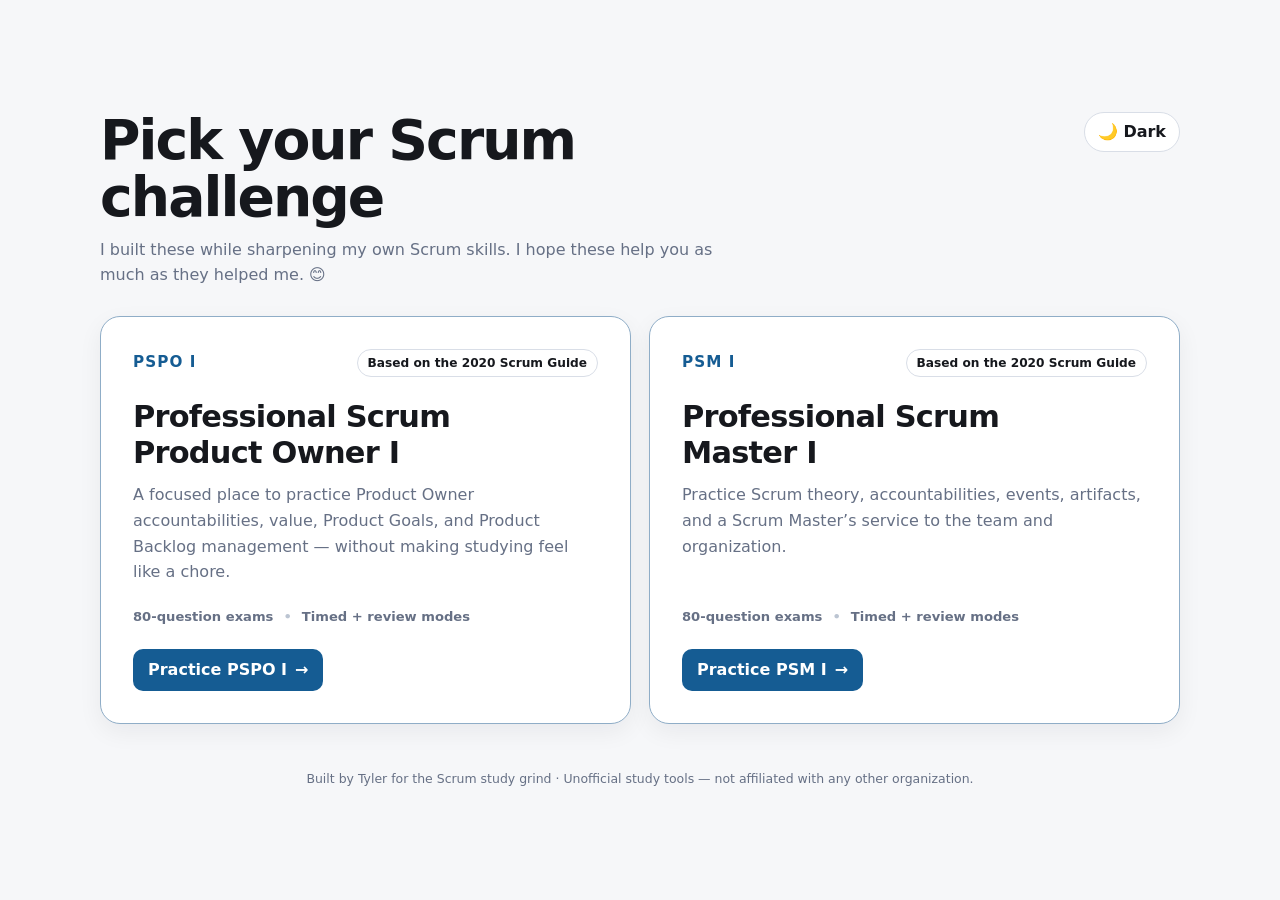
<file: index.html>
<!DOCTYPE html>
<html lang="en" data-theme="light">

<head>
  <meta charset="utf-8" />
  <meta name="viewport" content="width=device-width, initial-scale=1" />
  <meta name="description" content="Scrum certification practice tools built from my own Scrum and Product journey." />
  <title>Scrum Practice | Tyler Yates</title>
  <link rel="stylesheet" href="./css/styles.css" />
</head>

<body class="landing-body">
  <main class="shell landing-shell">
    <section class="landing-screen" aria-labelledby="landingTitle">
      <header class="landing-header">
        <div>
          <h1 id="landingTitle">Pick your Scrum challenge</h1>
          <p class="subtitle">I built these while sharpening my own Scrum skills. I hope these help you as much as they
            helped me. 😊
          </p>
        </div>
        <button id="themeToggleHome" class="theme-toggle" type="button" aria-label="Switch to dark mode">🌙
          Dark</button>
      </header>

      <div class="cert-grid" aria-label="Certification options">
        <a class="cert-card cert-card-active" href="./pspo.html">
          <div class="cert-card-topline">
            <span class="cert-code">PSPO I</span>
            <span class="cert-status">Based on the 2020 Scrum Guide</span>
          </div>
          <div class="cert-card-copy">
            <h2>Professional Scrum Product Owner I</h2>
            <p>A focused place to practice Product Owner accountabilities, value, Product Goals, and Product Backlog
              management — without making studying feel like a chore.</p>
          </div>
          <div class="cert-details" aria-label="PSPO I practice features">
            <span>80-question exams</span>
            <span>Timed + review modes</span>
          </div>
          <span class="cert-action">Practice PSPO I <span aria-hidden="true">→</span></span>
        </a>

        <a class="cert-card cert-card-active" href="./psm.html">
          <div class="cert-card-topline">
            <span class="cert-code">PSM I</span>
            <span class="cert-status">Based on the 2020 Scrum Guide</span>
          </div>
          <div class="cert-card-copy">
            <h2>Professional Scrum Master I</h2>
            <p>Practice Scrum theory, accountabilities, events, artifacts, and a Scrum Master’s service to the team and
              organization.</p>
          </div>
          <div class="cert-details" aria-label="PSM I practice features">
            <span>80-question exams</span>
            <span>Timed + review modes</span>
          </div>
          <span class="cert-action">Practice PSM I <span aria-hidden="true">→</span></span>
        </a>
      </div>

      <p class="site-disclaimer">Built by Tyler for the Scrum study grind · Unofficial study tools — not affiliated with
        any other organization.</p>
    </section>
  </main>

  <script src="./js/home.js" defer></script>
</body>

</html>
</file>
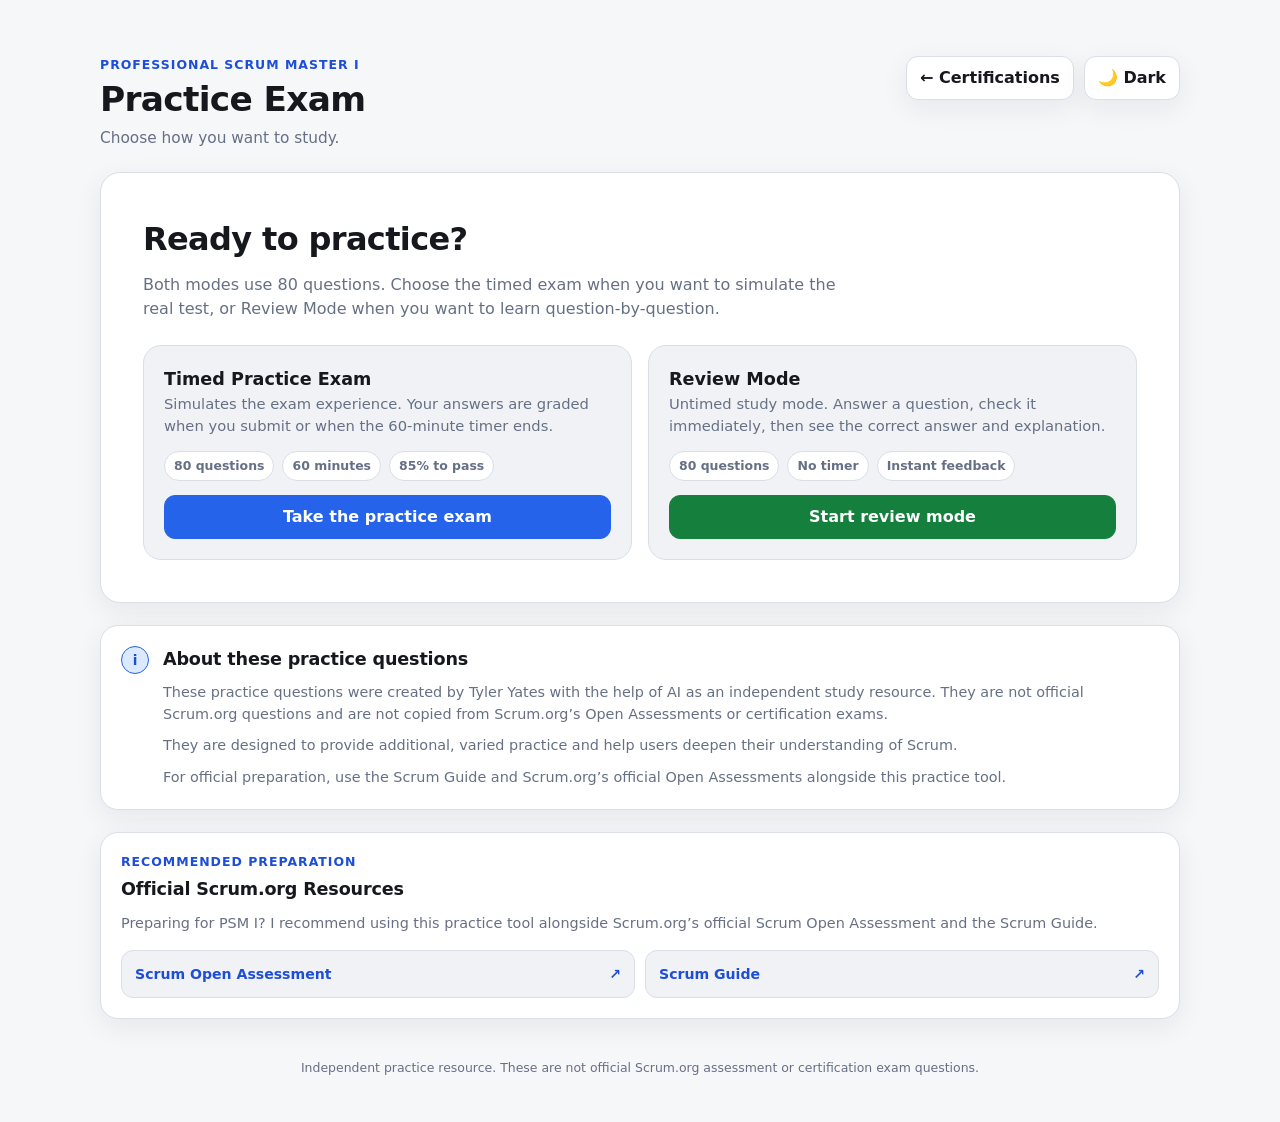
<file: psm.html>
<!DOCTYPE html>
<html lang="en">

<head>
  <meta charset="utf-8" />
  <meta name="viewport" content="width=device-width, initial-scale=1" />
  <title>PSM I Practice Exam</title>
  <link rel="stylesheet" href="./css/styles.css" />
</head>

<body data-certification-name="PSM I" data-question-source="./psm1/questions.json"
  data-practice-stats-key="psm-practice-stats">
  <main class="shell">
    <div id="loadError" class="load-error hidden" role="alert"></div>

    <section id="startScreen" class="start-screen">
      <header class="topbar">
        <div>
          <p class="eyebrow">Professional Scrum Master I</p>
          <h1>Practice Exam</h1>
          <p class="subtitle">Choose how you want to study.</p>
        </div>
        <div class="header-actions">
          <a class="theme-toggle nav-link" href="./index.html">← Certifications</a>
          <button id="themeToggleStart" class="theme-toggle" type="button" aria-label="Toggle dark mode">🌙 Dark</button>
        </div>
      </header>

      <article class="hero-card">
        <h2>Ready to practice?</h2>
        <p>Both modes use 80 questions. Choose the timed exam when you want to simulate the real test, or Review Mode
          when you want to learn question-by-question.</p>

        <div class="mode-grid">
          <article class="mode-card">
            <div>
              <h3>Timed Practice Exam</h3>
              <p>Simulates the exam experience. Your answers are graded when you submit or when the 60-minute timer
                ends.</p>
            </div>
            <div class="mode-meta">
              <span class="chip">80 questions</span>
              <span class="chip">60 minutes</span>
              <span class="chip">85% to pass</span>
            </div>
            <button id="startTimedBtn" class="btn btn-primary" type="button">Take the practice exam</button>
          </article>

          <article class="mode-card">
            <div>
              <h3>Review Mode</h3>
              <p>Untimed study mode. Answer a question, check it immediately, then see the correct answer and
                explanation.</p>
            </div>
            <div class="mode-meta">
              <span class="chip">80 questions</span>
              <span class="chip">No timer</span>
              <span class="chip">Instant feedback</span>
            </div>
            <button id="startReviewBtn" class="btn btn-success" type="button">Start review mode</button>
          </article>
        </div>
      </article>

      <section id="practiceStats" class="practice-stats hidden" aria-label="Your practice stats">
        <h2 class="practice-stats-title">Your practice stats</h2>
        <div class="practice-stats-grid">
          <div class="practice-stat">
            <span class="practice-stat-label">Last attempt</span>
            <span id="statLastAttempt" class="practice-stat-value"></span>
            <span id="statLastAttemptMeta" class="practice-stat-meta"></span>
          </div>
          <div class="practice-stat">
            <span class="practice-stat-label">Best score</span>
            <span id="statBestScore" class="practice-stat-value"></span>
            <span id="statBestScoreMeta" class="practice-stat-meta"></span>
          </div>
          <div class="practice-stat practice-stat-pass hidden" id="statFastestPassBlock">
            <span class="practice-stat-label">Fastest pass</span>
            <span id="statFastestPass" class="practice-stat-value"></span>
            <span id="statFastestPassMeta" class="practice-stat-meta"></span>
          </div>
        </div>
      </section>

      <aside class="practice-info" aria-labelledby="practiceInfoTitle">
        <div class="practice-info-icon" aria-hidden="true">i</div>
        <div>
          <h2 id="practiceInfoTitle">About these practice questions</h2>
          <p>These practice questions were created by Tyler Yates with the help of AI as an independent study resource.
            They are not official Scrum.org questions and are not copied from Scrum.org’s Open Assessments or
            certification exams.</p>
          <p>They are designed to provide additional, varied practice and help users deepen their understanding of
            Scrum.</p>
          <p>For official preparation, use the Scrum Guide and Scrum.org’s official Open Assessments alongside this
            practice tool.</p>
        </div>
      </aside>

      <section class="official-resources" aria-labelledby="officialResourcesTitle">
        <p class="eyebrow">Recommended preparation</p>
        <h2 id="officialResourcesTitle">Official Scrum.org Resources</h2>
        <p>Preparing for PSM I? I recommend using this practice tool alongside Scrum.org’s official Scrum Open
          Assessment and the Scrum Guide.</p>
        <div class="resource-links">
          <a class="resource-link" href="https://www.scrum.org/open-assessments/scrum-open" target="_blank"
            rel="noopener noreferrer">
            <span>Scrum Open Assessment</span><span aria-hidden="true">↗</span>
          </a>
          <a class="resource-link" href="https://www.scrum.org/resources/scrum-guide" target="_blank"
            rel="noopener noreferrer">
            <span>Scrum Guide</span><span aria-hidden="true">↗</span>
          </a>
        </div>
      </section>

      <p class="site-disclaimer">Independent practice resource. These are not official Scrum.org assessment or
        certification exam questions.</p>
    </section>

    <div id="disclaimerDialog" class="modal hidden" role="dialog" aria-modal="true"
      aria-labelledby="disclaimerTitle" aria-hidden="true">
      <div class="modal-overlay" data-dismiss="disclaimer"></div>
      <div class="modal-panel">
        <h2 id="disclaimerTitle" class="modal-title">Before you begin</h2>
        <p class="modal-text">These independently created practice questions are not copied from Scrum.org’s Open
          Assessments or certification exams, and they are not official Scrum.org questions.</p>
        <p class="modal-text">I hope they help! :)</p>
        <div class="modal-actions">
          <button id="disclaimerCancelBtn" class="btn" type="button">Cancel</button>
          <button id="disclaimerStartBtn" class="btn btn-primary" type="button">Start Exam</button>
        </div>
      </div>
    </div>

    <section id="examView" class="hidden" aria-hidden="true">
      <header class="exam-header">
        <div class="topbar">
          <div>
            <p class="eyebrow">Professional Scrum Master I</p>
            <h1 id="modeTitle">Practice Exam</h1>
            <p id="modeSubtitle" class="subtitle"></p>
          </div>
          <div class="header-actions">
            <button id="backToModesBtn" class="theme-toggle" type="button">← Back</button>
            <div id="timerCard" class="timer-card hidden" aria-live="polite" aria-atomic="true">
              ⏱ <span id="timer">60:00</span>
            </div>
            <button id="themeToggleExam" class="theme-toggle" type="button" aria-label="Toggle dark mode">🌙 Dark</button>
          </div>
        </div>

        <div class="progress-row" aria-live="polite">
          <span id="answeredSummary">0 answered</span>
          <div class="progress-track" role="progressbar" aria-valuemin="0" aria-valuemax="100" aria-valuenow="0"
            id="progressBar">
            <div id="progressFill" class="progress-fill"></div>
          </div>
          <span id="progressPct">0%</span>
        </div>

        <nav id="navigator" class="navigator" aria-label="Question navigator">
          <div class="navigator-head">
            <div class="navigator-head-main">
              <h2 class="navigator-title">Questions</h2>
              <span id="navigatorSummary" class="navigator-summary" aria-live="polite"></span>
            </div>
            <button id="navigatorToggle" class="navigator-toggle" type="button" aria-expanded="true"
              aria-controls="questionGrid">Hide questions</button>
            <div class="legend" id="navigatorLegend">
              <span class="legend-item"><span class="dot" aria-hidden="true"></span> Unanswered</span>
              <span class="legend-item"><span class="dot answered" aria-hidden="true"></span> Answered</span>
              <span class="legend-item"><span class="dot current" aria-hidden="true"></span> Current</span>
            </div>
          </div>
          <div id="questionGrid" class="question-grid"></div>
        </nav>
      </header>

      <article id="examCard" class="exam-card">
        <div class="question-panel">
          <div class="question-meta">
            <span id="questionCount" class="question-count"></span>
            <span id="questionType" class="question-type"></span>
          </div>
          <h2 id="questionText" class="question-text"></h2>
          <fieldset id="optionsFieldset" class="options-fieldset">
            <legend class="visually-hidden">Answer choices</legend>
            <div id="options" class="options"></div>
          </fieldset>
          <div id="reviewFeedback" class="review-feedback" aria-live="polite"></div>
        </div>

        <footer class="exam-footer">
          <div class="footer-group">
            <button id="prevBtn" class="btn" type="button">← Previous</button>
          </div>
          <div class="footer-group footer-actions">
            <button id="nextBtn" class="btn" type="button">Next →</button>
            <button id="checkBtn" class="btn btn-success hidden" type="button">Check answer</button>
            <button id="submitBtn" class="btn btn-primary hidden" type="button">Submit exam</button>
          </div>
        </footer>
      </article>

      <p id="helperText" class="helper"></p>
    </section>

    <section id="results" class="results" aria-live="polite"></section>
  </main>

  <script src="./js/app.js" defer></script>
</body>

</html>
</file>
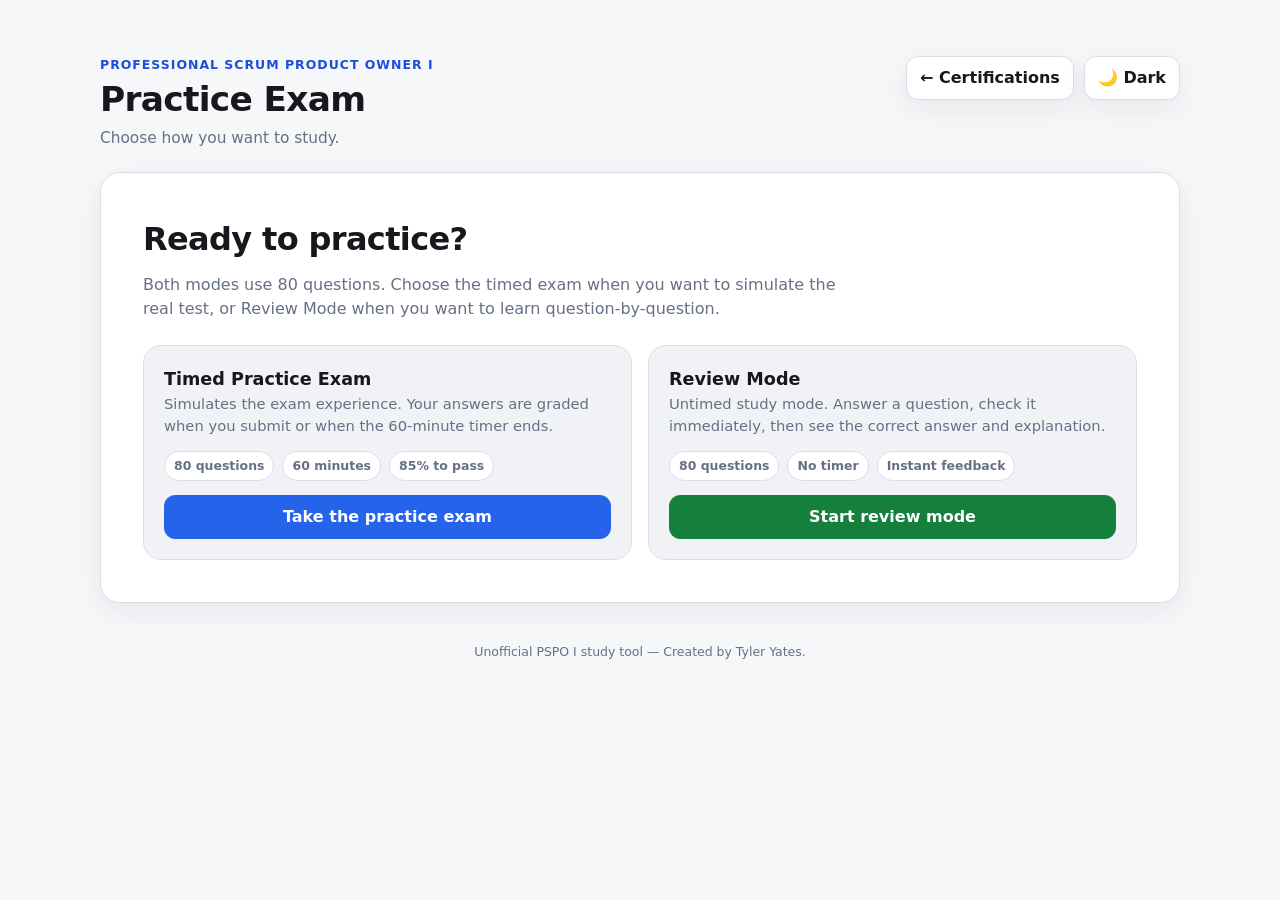
<file: pspo.html>
<!DOCTYPE html>
<html lang="en">

<head>
  <meta charset="utf-8" />
  <meta name="viewport" content="width=device-width, initial-scale=1" />
  <title>PSPO I Practice Exam</title>
  <link rel="stylesheet" href="./css/styles.css" />
</head>

<body>
  <main class="shell">
    <div id="loadError" class="load-error hidden" role="alert"></div>

    <section id="startScreen" class="start-screen">
      <header class="topbar">
        <div>
          <p class="eyebrow">Professional Scrum Product Owner I</p>
          <h1>Practice Exam</h1>
          <p class="subtitle">Choose how you want to study.</p>
        </div>
        <div class="header-actions">
          <a class="theme-toggle nav-link" href="./index.html">← Certifications</a>
          <button id="themeToggleStart" class="theme-toggle" type="button" aria-label="Toggle dark mode">🌙 Dark</button>
        </div>
      </header>

      <article class="hero-card">
        <h2>Ready to practice?</h2>
        <p>Both modes use 80 questions. Choose the timed exam when you want to simulate the real test, or Review Mode
          when you want to learn question-by-question.</p>

        <div class="mode-grid">
          <article class="mode-card">
            <div>
              <h3>Timed Practice Exam</h3>
              <p>Simulates the exam experience. Your answers are graded when you submit or when the 60-minute timer
                ends.</p>
            </div>
            <div class="mode-meta">
              <span class="chip">80 questions</span>
              <span class="chip">60 minutes</span>
              <span class="chip">85% to pass</span>
            </div>
            <button id="startTimedBtn" class="btn btn-primary" type="button">Take the practice exam</button>
          </article>

          <article class="mode-card">
            <div>
              <h3>Review Mode</h3>
              <p>Untimed study mode. Answer a question, check it immediately, then see the correct answer and
                explanation.</p>
            </div>
            <div class="mode-meta">
              <span class="chip">80 questions</span>
              <span class="chip">No timer</span>
              <span class="chip">Instant feedback</span>
            </div>
            <button id="startReviewBtn" class="btn btn-success" type="button">Start review mode</button>
          </article>
        </div>
      </article>

      <section id="practiceStats" class="practice-stats hidden" aria-label="Your practice stats">
        <h2 class="practice-stats-title">Your practice stats</h2>
        <div class="practice-stats-grid">
          <div class="practice-stat">
            <span class="practice-stat-label">Last attempt</span>
            <span id="statLastAttempt" class="practice-stat-value"></span>
            <span id="statLastAttemptMeta" class="practice-stat-meta"></span>
          </div>
          <div class="practice-stat">
            <span class="practice-stat-label">Best score</span>
            <span id="statBestScore" class="practice-stat-value"></span>
            <span id="statBestScoreMeta" class="practice-stat-meta"></span>
          </div>
          <div class="practice-stat practice-stat-pass hidden" id="statFastestPassBlock">
            <span class="practice-stat-label">Fastest pass</span>
            <span id="statFastestPass" class="practice-stat-value"></span>
            <span id="statFastestPassMeta" class="practice-stat-meta"></span>
          </div>
        </div>
      </section>

      <p class="site-disclaimer">Unofficial PSPO I study tool — Created by Tyler Yates.</p>
    </section>

    <div id="disclaimerDialog" class="modal hidden" role="dialog" aria-modal="true"
      aria-labelledby="disclaimerTitle" aria-hidden="true">
      <div class="modal-overlay" data-dismiss="disclaimer"></div>
      <div class="modal-panel">
        <h2 id="disclaimerTitle" class="modal-title">Before you begin</h2>
        <p class="modal-text">These practice questions are not official Scrum.org exam questions. They are
          independently collected, created, or adapted for study and are designed to help practice similar Scrum and
          Product Owner concepts.</p>
        <p class="modal-text">I hope they help! :)</p>
        <div class="modal-actions">
          <button id="disclaimerCancelBtn" class="btn" type="button">Cancel</button>
          <button id="disclaimerStartBtn" class="btn btn-primary" type="button">Start Exam</button>
        </div>
      </div>
    </div>

    <section id="examView" class="hidden" aria-hidden="true">
      <header class="exam-header">
        <div class="topbar">
          <div>
            <p class="eyebrow">Professional Scrum Product Owner I</p>
            <h1 id="modeTitle">Practice Exam</h1>
            <p id="modeSubtitle" class="subtitle"></p>
          </div>
          <div class="header-actions">
            <button id="backToModesBtn" class="theme-toggle" type="button">← Back</button>
            <div id="timerCard" class="timer-card hidden" aria-live="polite" aria-atomic="true">
              ⏱ <span id="timer">60:00</span>
            </div>
            <button id="themeToggleExam" class="theme-toggle" type="button" aria-label="Toggle dark mode">🌙 Dark</button>
          </div>
        </div>

        <div class="progress-row" aria-live="polite">
          <span id="answeredSummary">0 answered</span>
          <div class="progress-track" role="progressbar" aria-valuemin="0" aria-valuemax="100" aria-valuenow="0"
            id="progressBar">
            <div id="progressFill" class="progress-fill"></div>
          </div>
          <span id="progressPct">0%</span>
        </div>

        <nav id="navigator" class="navigator" aria-label="Question navigator">
          <div class="navigator-head">
            <div class="navigator-head-main">
              <h2 class="navigator-title">Questions</h2>
              <span id="navigatorSummary" class="navigator-summary" aria-live="polite"></span>
            </div>
            <button id="navigatorToggle" class="navigator-toggle" type="button" aria-expanded="true"
              aria-controls="questionGrid">Hide questions</button>
            <div class="legend" id="navigatorLegend">
              <span class="legend-item"><span class="dot" aria-hidden="true"></span> Unanswered</span>
              <span class="legend-item"><span class="dot answered" aria-hidden="true"></span> Answered</span>
              <span class="legend-item"><span class="dot current" aria-hidden="true"></span> Current</span>
            </div>
          </div>
          <div id="questionGrid" class="question-grid"></div>
        </nav>
      </header>

      <article id="examCard" class="exam-card">
        <div class="question-panel">
          <div class="question-meta">
            <span id="questionCount" class="question-count"></span>
            <span id="questionType" class="question-type"></span>
          </div>
          <h2 id="questionText" class="question-text"></h2>
          <fieldset id="optionsFieldset" class="options-fieldset">
            <legend class="visually-hidden">Answer choices</legend>
            <div id="options" class="options"></div>
          </fieldset>
          <div id="reviewFeedback" class="review-feedback" aria-live="polite"></div>
        </div>

        <footer class="exam-footer">
          <div class="footer-group">
            <button id="prevBtn" class="btn" type="button">← Previous</button>
          </div>
          <div class="footer-group footer-actions">
            <button id="nextBtn" class="btn" type="button">Next →</button>
            <button id="checkBtn" class="btn btn-success hidden" type="button">Check answer</button>
            <button id="submitBtn" class="btn btn-primary hidden" type="button">Submit exam</button>
          </div>
        </footer>
      </article>

      <p id="helperText" class="helper"></p>
    </section>

    <section id="results" class="results" aria-live="polite"></section>
  </main>

  <script src="./js/app.js" defer></script>
</body>

</html>
</file>
<file: css/styles.css>
/* ==========================================================================
   1. Theme Variables
   ========================================================================== */

:root {
  color-scheme: light;
  --bg: #f6f7f9;
  --surface: #fff;
  --surface-2: #f0f2f5;
  --surface-3: #e7ebf0;
  --text: #16181d;
  --muted: #667085;
  --border: #d9dee7;
  --border-strong: #bcc5d2;
  --accent: #2563eb;
  --accent-soft: #dbeafe;
  --accent-text: #1d4ed8;
  --success: #15803d;
  --success-soft: #dcfce7;
  --danger: #b42318;
  --danger-soft: #fee4e2;
  --warning: #9a6700;
  --warning-soft: #fff7d6;
  --shadow: 0 8px 28px rgba(16, 24, 40, .07);
  --focus-ring: 0 0 0 3px color-mix(in srgb, var(--accent) 35%, transparent);
}

html[data-theme="dark"] {
  color-scheme: dark;
  --bg: #0d1117;
  --surface: #161b22;
  --surface-2: #1f2630;
  --surface-3: #28313d;
  --text: #f4f7fb;
  --muted: #a8b3c2;
  --border: #303a46;
  --border-strong: #445161;
  --accent: #60a5fa;
  --accent-soft: #12243a;
  --accent-text: #93c5fd;
  --success: #4ade80;
  --success-soft: #11301f;
  --danger: #f97066;
  --danger-soft: #3a1717;
  --warning: #facc15;
  --warning-soft: #332b0f;
  --shadow: 0 10px 34px rgba(0, 0, 0, .28);
}

/* ==========================================================================
   2. Reset / Base
   ========================================================================== */

*,
*::before,
*::after {
  box-sizing: border-box;
}

body {
  margin: 0;
  background: var(--bg);
  color: var(--text);
  font-family: Inter, ui-sans-serif, system-ui, -apple-system, BlinkMacSystemFont, "Segoe UI", Roboto, Arial, sans-serif;
  line-height: 1.5;
}

button,
input {
  font: inherit;
}

button {
  -webkit-tap-highlight-color: transparent;
}

button:focus-visible,
input:focus-visible {
  outline: 2px solid var(--accent);
  outline-offset: 2px;
}

/* ==========================================================================
   3. Layout
   ========================================================================== */

.shell {
  width: min(1080px, calc(100% - 28px));
  margin: 0 auto;
  padding: 28px 0 44px;
}

.topbar {
  display: flex;
  gap: 16px;
  justify-content: space-between;
  align-items: flex-start;
  flex-wrap: wrap;
}

.header-actions {
  display: flex;
  align-items: center;
  gap: 10px;
  flex-wrap: wrap;
}

.exam-header {
  display: grid;
  gap: 14px;
  margin-bottom: 14px;
}

/* ==========================================================================
   4. Header
   ========================================================================== */

.eyebrow {
  margin: 0 0 5px;
  font-size: .78rem;
  font-weight: 800;
  letter-spacing: .08em;
  text-transform: uppercase;
  color: var(--accent-text);
}

h1 {
  margin: 0;
  font-size: clamp(1.45rem, 3vw, 2.15rem);
  line-height: 1.15;
  letter-spacing: -.02em;
}

.subtitle {
  margin: 8px 0 0;
  color: var(--muted);
  font-size: .96rem;
}

.theme-toggle,
.timer-card {
  min-height: 44px;
  padding: 0 13px;
  border: 1px solid var(--border);
  border-radius: 12px;
  background: var(--surface);
  color: var(--text);
  box-shadow: var(--shadow);
  font-weight: 800;
}

.theme-toggle {
  cursor: pointer;
}

.theme-toggle:hover {
  border-color: var(--border-strong);
}

.theme-toggle:focus-visible {
  box-shadow: var(--focus-ring);
}

.nav-link {
  display: inline-flex;
  align-items: center;
  text-decoration: none;
}

.timer-card {
  display: inline-flex;
  align-items: center;
  gap: 8px;
  font-variant-numeric: tabular-nums;
}

/* ==========================================================================
   5. Buttons
   ========================================================================== */

.btn {
  min-height: 44px;
  padding: 0 15px;
  border-radius: 11px;
  border: 1px solid var(--border);
  background: var(--surface);
  color: var(--text);
  cursor: pointer;
  font-weight: 800;
}

.btn:hover:not(:disabled) {
  border-color: var(--border-strong);
}

.btn:focus-visible {
  box-shadow: var(--focus-ring);
}

.btn:disabled {
  opacity: .45;
  cursor: not-allowed;
}

.btn-primary {
  background: var(--accent);
  color: #fff;
  border-color: var(--accent);
}

.btn-success {
  background: var(--success);
  color: #fff;
  border-color: var(--success);
}

.chip {
  display: inline-flex;
  align-items: center;
  min-height: 30px;
  padding: 0 9px;
  border-radius: 999px;
  background: var(--surface);
  border: 1px solid var(--border);
  font-size: .78rem;
  font-weight: 800;
  color: var(--muted);
}

/* ==========================================================================
   5b. Certification Landing Page
   Clean, simple, portfolio-inspired
   ========================================================================== */

.landing-body {
  min-height: 100vh;
  background: var(--bg);
}

/* Slightly deeper blue on the landing page to match the portfolio feel. */
.landing-body {
  --accent: #155c93;
  --accent-text: #155c93;
  --accent-soft: #e8f2f9;
}

html[data-theme="dark"] .landing-body {
  --accent: #69b4e7;
  --accent-text: #8bc8ef;
  --accent-soft: #132a3d;
}

.landing-shell {
  min-height: 100vh;
  display: grid;
  align-items: center;
  padding-top: 44px;
  padding-bottom: 44px;
}

.landing-screen {
  display: grid;
  gap: 28px;
  width: 100%;
}

.landing-header {
  display: flex;
  align-items: flex-start;
  justify-content: space-between;
  gap: 20px;
  flex-wrap: wrap;
}

.landing-header > div {
  max-width: 760px;
}

.landing-header .eyebrow {
  margin-bottom: 8px;
  text-transform: none;
  letter-spacing: .02em;
  font-size: .82rem;
}

.landing-header h1 {
  max-width: 700px;
  font-size: clamp(2.1rem, 5vw, 3.45rem);
  line-height: 1.04;
  letter-spacing: -.035em;
}

.landing-header .subtitle {
  max-width: 660px;
  margin-top: 10px;
  font-size: 1rem;
  line-height: 1.6;
}

.landing-header .theme-toggle {
  min-height: 40px;
  border-radius: 999px;
  box-shadow: none;
}

.cert-grid {
  display: grid;
  grid-template-columns: repeat(2, minmax(0, 1fr));
  gap: 18px;
}

.cert-card {
  min-height: 330px;
  padding: clamp(24px, 4vw, 32px);
  border: 1px solid var(--border);
  border-radius: 20px;
  background: var(--surface);
  box-shadow: 0 8px 24px rgba(16, 24, 40, .06);
  color: var(--text);
  display: grid;
  grid-template-rows: auto 1fr auto auto;
  gap: 22px;
  text-decoration: none;
}

html[data-theme="dark"] .cert-card {
  box-shadow: 0 10px 28px rgba(0, 0, 0, .22);
}

.cert-card-active {
  border-color: color-mix(in srgb, var(--accent) 38%, var(--border));
  transition: transform .18s ease, border-color .18s ease, box-shadow .18s ease;
}

.cert-card-active:hover {
  transform: translateY(-3px);
  border-color: var(--accent);
  box-shadow: 0 14px 32px color-mix(in srgb, var(--accent) 10%, transparent);
}

.cert-card-active:focus-visible {
  outline: 2px solid var(--accent);
  outline-offset: 4px;
}

.cert-card-disabled {
  background: var(--surface-2);
  color: var(--muted);
  box-shadow: none;
}

.cert-card-topline,
.cert-details {
  display: flex;
  align-items: center;
  justify-content: space-between;
  gap: 10px;
  flex-wrap: wrap;
}

.cert-code {
  font-size: .95rem;
  font-weight: 900;
  letter-spacing: .07em;
  color: var(--accent-text);
}

.cert-card-disabled .cert-code {
  color: var(--muted);
}

.cert-status {
  display: inline-flex;
  align-items: center;
  min-height: 28px;
  padding: 0 10px;
  border: 1px solid var(--border);
  border-radius: 999px;
  font-size: .76rem;
  font-weight: 800;
}

.cert-status-ready {
  border-color: color-mix(in srgb, var(--success) 35%, var(--border));
  background: var(--success-soft);
  color: var(--success);
}

.cert-status-building {
  background: var(--surface);
  color: var(--muted);
}

.cert-card-copy h2 {
  margin: 0;
  max-width: 440px;
  font-size: clamp(1.4rem, 3vw, 1.9rem);
  line-height: 1.18;
  letter-spacing: -.025em;
}

.cert-card-copy p {
  margin: 12px 0 0;
  max-width: 540px;
  color: var(--muted);
  line-height: 1.6;
}

.cert-details {
  justify-content: flex-start;
  color: var(--muted);
  font-size: .82rem;
  font-weight: 700;
}

.cert-details span + span::before {
  content: "•";
  margin-right: 10px;
  color: var(--border-strong);
}

.cert-action {
  width: fit-content;
  min-height: 42px;
  padding: 0 15px;
  border-radius: 10px;
  display: inline-flex;
  align-items: center;
  gap: 8px;
  background: var(--accent);
  color: #fff;
  font-weight: 800;
}

.cert-action-disabled {
  border: 1px solid var(--border);
  background: var(--surface);
  color: var(--muted);
}

/* ==========================================================================
   6. Start Screen
   ========================================================================== */

.start-screen {
  display: grid;
  gap: 22px;
  margin-top: 28px;
}

.hero-card {
  border: 1px solid var(--border);
  border-radius: 20px;
  background: var(--surface);
  box-shadow: var(--shadow);
  padding: clamp(24px, 5vw, 42px);
}

.hero-card h2 {
  margin: 0;
  font-size: clamp(1.35rem, 3vw, 2rem);
  letter-spacing: -.02em;
}

.hero-card p {
  margin: 10px 0 0;
  color: var(--muted);
  max-width: 720px;
}

.mode-grid {
  display: grid;
  grid-template-columns: repeat(2, minmax(0, 1fr));
  gap: 16px;
  margin-top: 24px;
}

.mode-card {
  border: 1px solid var(--border);
  border-radius: 18px;
  background: var(--surface-2);
  padding: 20px;
  display: grid;
  gap: 14px;
}

.mode-card h3 {
  margin: 0;
  font-size: 1.1rem;
}

.mode-card p {
  margin: 0;
  color: var(--muted);
  font-size: .92rem;
}

.mode-meta {
  display: flex;
  gap: 8px;
  flex-wrap: wrap;
}

.load-error {
  margin-bottom: 16px;
  padding: 16px 18px;
  border: 1px solid var(--danger);
  border-radius: 14px;
  background: var(--danger-soft);
  color: var(--text);
}

.site-disclaimer {
  margin: 18px 2px 0;
  color: var(--muted);
  font-size: .78rem;
  text-align: center;
}

.practice-info,
.official-resources {
  border: 1px solid var(--border);
  border-radius: 18px;
  background: var(--surface);
  box-shadow: var(--shadow);
}

.practice-info {
  display: grid;
  grid-template-columns: auto 1fr;
  gap: 14px;
  padding: 20px;
}

.practice-info-icon {
  display: grid;
  place-items: center;
  width: 28px;
  height: 28px;
  border: 1px solid var(--accent);
  border-radius: 50%;
  background: var(--accent-soft);
  color: var(--accent-text);
  font-size: .85rem;
  font-weight: 900;
}

.practice-info h2,
.official-resources h2 {
  margin: 0;
  font-size: 1.1rem;
  letter-spacing: -.01em;
}

.practice-info p,
.official-resources > p:not(.eyebrow) {
  margin: 10px 0 0;
  color: var(--muted);
  font-size: .9rem;
}

.official-resources {
  padding: 20px;
}

.official-resources .eyebrow {
  margin-bottom: 5px;
}

.resource-links {
  display: grid;
  grid-template-columns: repeat(2, minmax(0, 1fr));
  gap: 10px;
  margin-top: 16px;
}

.resource-link {
  display: flex;
  align-items: center;
  justify-content: space-between;
  gap: 12px;
  min-height: 48px;
  padding: 11px 13px;
  border: 1px solid var(--border);
  border-radius: 12px;
  background: var(--surface-2);
  color: var(--accent-text);
  font-size: .88rem;
  font-weight: 800;
  text-decoration: none;
  transition: border-color .15s ease, transform .15s ease, background .15s ease;
}

.resource-link:hover {
  border-color: var(--accent);
  background: var(--accent-soft);
  transform: translateY(-1px);
}

.resource-link:focus-visible {
  box-shadow: var(--focus-ring);
}

.practice-stats {
  border: 1px solid var(--border);
  border-radius: 16px;
  background: var(--surface);
  box-shadow: var(--shadow);
  padding: 18px 20px;
}

.practice-stats-title {
  margin: 0 0 14px;
  font-size: .78rem;
  font-weight: 800;
  letter-spacing: .08em;
  text-transform: uppercase;
  color: var(--muted);
}

.practice-stats-grid {
  display: grid;
  grid-template-columns: repeat(3, minmax(0, 1fr));
  gap: 14px;
}

.practice-stat {
  display: grid;
  gap: 2px;
}

.practice-stat-label {
  font-size: .78rem;
  font-weight: 800;
  color: var(--muted);
}

.practice-stat-value {
  font-size: 1.05rem;
  font-weight: 800;
  color: var(--text);
  font-variant-numeric: tabular-nums;
}

.practice-stat-meta {
  font-size: .78rem;
  color: var(--muted);
}

.practice-stat-meta.pass {
  color: var(--success);
}

.practice-stat-meta.fail {
  color: var(--danger);
}

/* ==========================================================================
   6b. Disclaimer Modal
   ========================================================================== */

.modal {
  position: fixed;
  inset: 0;
  z-index: 100;
  display: grid;
  place-items: center;
  padding: 20px;
}

.modal-overlay {
  position: absolute;
  inset: 0;
  background: rgba(16, 24, 40, .45);
}

html[data-theme="dark"] .modal-overlay {
  background: rgba(0, 0, 0, .62);
}

.modal-panel {
  position: relative;
  width: min(100%, 480px);
  padding: 24px;
  border: 1px solid var(--border);
  border-radius: 18px;
  background: var(--surface);
  box-shadow: var(--shadow);
}

.modal-title {
  margin: 0;
  font-size: 1.25rem;
  letter-spacing: -.02em;
}

.modal-text {
  margin: 12px 0 0;
  color: var(--muted);
  font-size: .94rem;
}

.modal-actions {
  display: flex;
  justify-content: flex-end;
  gap: 10px;
  margin-top: 20px;
  flex-wrap: wrap;
}

/* ==========================================================================
   7. Exam Progress
   ========================================================================== */

.progress-row {
  display: grid;
  grid-template-columns: auto 1fr auto;
  align-items: center;
  gap: 12px;
  color: var(--muted);
  font-size: .9rem;
}

.progress-track {
  height: 8px;
  overflow: hidden;
  border-radius: 999px;
  background: var(--surface-3);
}

.progress-fill {
  width: 0;
  height: 100%;
  border-radius: inherit;
  background: var(--accent);
  transition: width .2s ease;
}

/* ==========================================================================
   8. Question Navigator
   ========================================================================== */

.navigator {
  border: 1px solid var(--border);
  border-radius: 14px;
  background: var(--surface);
  box-shadow: var(--shadow);
  padding: 10px 12px;
}

.navigator-head {
  display: flex;
  align-items: center;
  justify-content: space-between;
  gap: 8px;
  margin-bottom: 8px;
  flex-wrap: wrap;
}

.navigator-head-main {
  display: flex;
  align-items: baseline;
  gap: 8px;
  flex-wrap: wrap;
}

.navigator-summary {
  display: none;
  color: var(--muted);
  font-size: .78rem;
  font-weight: 700;
}

.navigator-toggle {
  display: none;
  min-height: 34px;
  padding: 0 10px;
  border: 1px solid var(--border);
  border-radius: 8px;
  background: var(--surface-2);
  color: var(--text);
  cursor: pointer;
  font-size: .78rem;
  font-weight: 800;
}

.navigator-toggle:hover {
  border-color: var(--border-strong);
}

.navigator-toggle:focus-visible {
  box-shadow: var(--focus-ring);
}

.navigator.navigator-collapsed .question-grid,
.navigator.navigator-collapsed .legend {
  display: none;
}

.navigator-title {
  margin: 0;
  font-size: .85rem;
  font-weight: 800;
}

.legend {
  display: flex;
  gap: 8px;
  flex-wrap: wrap;
  color: var(--muted);
  font-size: .72rem;
}

.legend-item {
  display: inline-flex;
  align-items: center;
  gap: 5px;
}

.dot {
  width: 7px;
  height: 7px;
  border-radius: 50%;
  background: var(--surface-3);
  border: 1px solid var(--border-strong);
  flex-shrink: 0;
}

.dot.answered {
  background: var(--accent-soft);
  border-color: var(--accent);
}

.dot.current {
  background: var(--accent);
  border-color: var(--accent);
}

.dot.reviewed {
  background: var(--success-soft);
  border-color: var(--success);
}

.question-grid {
  display: grid;
  grid-template-columns: repeat(12, minmax(0, 1fr));
  gap: 5px;
}

.qnav {
  min-width: 0;
  min-height: 34px;
  padding: 0 2px;
  border: 1px solid var(--border);
  border-radius: 7px;
  background: var(--surface-2);
  color: var(--muted);
  cursor: pointer;
  font-size: .72rem;
  font-weight: 700;
  line-height: 1;
}

.qnav:hover {
  border-color: var(--border-strong);
  color: var(--text);
}

.qnav:focus-visible {
  box-shadow: var(--focus-ring);
}

.qnav.answered {
  border-color: var(--accent);
  background: var(--accent-soft);
  color: var(--accent-text);
  font-weight: 800;
}

.qnav.current {
  outline: 2px solid var(--accent);
  outline-offset: 1px;
  background: var(--accent);
  border-color: var(--accent);
  color: #fff;
  font-weight: 800;
  box-shadow: 0 0 0 1px var(--accent);
}

.qnav.reviewed {
  border-color: var(--success);
  background: var(--success-soft);
  color: var(--success);
  font-weight: 800;
}

.qnav.result-correct {
  border-color: var(--success);
  background: var(--success-soft);
  color: var(--success);
  font-weight: 800;
}

.qnav.result-incorrect {
  border-color: var(--danger);
  background: var(--danger-soft);
  color: var(--danger);
  font-weight: 800;
}

.qnav.result-unanswered {
  border-color: var(--warning);
  background: var(--warning-soft);
  color: var(--warning);
  font-weight: 800;
}

.dot.result-correct {
  background: var(--success-soft);
  border-color: var(--success);
}

.dot.result-incorrect {
  background: var(--danger-soft);
  border-color: var(--danger);
}

.dot.result-unanswered {
  background: var(--warning-soft);
  border-color: var(--warning);
}

.answer-review-status {
  display: inline-flex;
  align-items: center;
  gap: 6px;
  margin-bottom: 16px;
  padding: 6px 10px;
  border-radius: 999px;
  font-size: .84rem;
  font-weight: 800;
}

.answer-review-status.correct {
  background: var(--success-soft);
  color: var(--success);
  border: 1px solid var(--success);
}

.answer-review-status.incorrect {
  background: var(--danger-soft);
  color: var(--danger);
  border: 1px solid var(--danger);
}

.answer-review-status.unanswered {
  background: var(--warning-soft);
  color: var(--warning);
  border: 1px solid var(--warning);
}

.answer-review-summary {
  margin-top: 18px;
  padding: 16px;
  border: 1px solid var(--border);
  border-radius: 14px;
  background: var(--surface-2);
}

.answer-review-summary p {
  margin: 8px 0 0;
}

.answer-review-summary p:first-child {
  margin-top: 0;
}

/* ==========================================================================
   9. Question Card
   ========================================================================== */

.exam-card {
  border: 1px solid var(--border);
  border-radius: 18px;
  background: var(--surface);
  box-shadow: var(--shadow);
  overflow: hidden;
}

.question-panel {
  padding: clamp(20px, 4vw, 34px);
}

.question-meta {
  display: flex;
  justify-content: space-between;
  align-items: center;
  gap: 12px;
  flex-wrap: wrap;
  margin-bottom: 18px;
  color: var(--muted);
  font-size: .9rem;
}

.question-count {
  font-weight: 800;
  color: var(--text);
}

.question-type {
  padding: 5px 9px;
  border-radius: 999px;
  background: var(--surface-2);
  border: 1px solid var(--border);
}

.question-text {
  margin: 0 0 22px;
  font-size: clamp(1.15rem, 2.4vw, 1.45rem);
  line-height: 1.4;
  letter-spacing: -.01em;
}

.options-fieldset {
  margin: 0;
  padding: 0;
  border: 0;
  min-width: 0;
}

.exam-footer {
  display: flex;
  align-items: center;
  justify-content: space-between;
  gap: 12px;
  padding: 16px 18px;
  border-top: 1px solid var(--border);
  background: var(--surface-2);
  flex-wrap: wrap;
}

.footer-group {
  display: flex;
  gap: 10px;
  flex-wrap: wrap;
}

.helper {
  margin: 14px 2px 0;
  color: var(--muted);
  font-size: .84rem;
}

/* ==========================================================================
   10. Answers
   ========================================================================== */

.options {
  display: grid;
  gap: 11px;
}

.option {
  display: grid;
  grid-template-columns: 22px 28px 1fr;
  gap: 10px;
  align-items: start;
  min-height: 56px;
  padding: 14px 15px;
  border: 1px solid var(--border);
  border-radius: 13px;
  background: var(--surface-2);
  cursor: pointer;
  transition: border-color .15s ease, transform .15s ease, background .15s ease;
}

.option:hover:not(.locked) {
  border-color: var(--border-strong);
  transform: translateY(-1px);
}

.option:has(input:checked) {
  border-color: var(--accent);
  background: var(--accent-soft);
}

.option:has(input:focus-visible) {
  box-shadow: var(--focus-ring);
}

.option input {
  margin-top: 4px;
  accent-color: var(--accent);
}

.option-letter {
  font-weight: 900;
  color: var(--accent-text);
}

.option.correct-option {
  border-color: var(--success);
  background: var(--success-soft);
}

.option.wrong-option {
  border-color: var(--danger);
  background: var(--danger-soft);
}

.option.locked {
  cursor: default;
}

.option.locked:hover {
  transform: none;
}

/* ==========================================================================
   11. Review Feedback
   ========================================================================== */

.review-feedback {
  display: none;
  margin-top: 18px;
  padding: 16px;
  border-radius: 14px;
  border: 1px solid var(--border);
}

.review-feedback.correct {
  display: block;
  border-color: var(--success);
  background: var(--success-soft);
}

.review-feedback.incorrect {
  display: block;
  border-color: var(--danger);
  background: var(--danger-soft);
}

.review-feedback.answer-review-visible {
  display: block;
  border-color: var(--border);
  background: var(--surface-2);
}

.review-feedback h3 {
  margin: 0 0 6px;
  font-size: 1rem;
}

.review-feedback p {
  margin: 6px 0 0;
}

.review-answer {
  font-weight: 800;
}

/* ==========================================================================
   12. Results
   ========================================================================== */

.results {
  display: none;
  margin-top: 18px;
}

.result-summary {
  border: 1px solid var(--border);
  border-radius: 18px;
  background: var(--surface);
  box-shadow: var(--shadow);
  padding: 24px;
}

.result-actions {
  display: grid;
  gap: 12px;
  margin-top: 16px;
}

.result-actions-primary,
.result-actions-secondary {
  display: flex;
  gap: 10px;
  flex-wrap: wrap;
}

.result-actions .btn {
  flex: 1 1 auto;
  min-width: min(100%, 180px);
}

.category-performance {
  margin-top: 18px;
  padding: 16px;
  border: 1px solid var(--border);
  border-radius: 14px;
  background: var(--surface-2);
}

.category-performance h3 {
  margin: 0 0 12px;
  font-size: .95rem;
}

.category-performance-note {
  margin: 0 0 12px;
  color: var(--muted);
  font-size: .82rem;
}

.category-list {
  display: grid;
  gap: 10px;
}

.category-row {
  display: grid;
  gap: 4px;
}

.category-row-head {
  display: flex;
  justify-content: space-between;
  gap: 10px;
  font-size: .88rem;
  font-weight: 800;
}

.category-row-score {
  color: var(--muted);
  font-weight: 700;
}

.category-row-track {
  height: 6px;
  overflow: hidden;
  border-radius: 999px;
  background: var(--surface-3);
}

.category-row-fill {
  height: 100%;
  border-radius: inherit;
  background: var(--accent);
}

.score {
  margin: 0;
  font-size: clamp(2rem, 5vw, 3.2rem);
  font-weight: 900;
  letter-spacing: -.03em;
  line-height: 1.1;
}

.score.pass {
  color: var(--success);
}

.score.fail {
  color: var(--danger);
}

.result-verdict {
  margin: 6px 0 0;
  font-size: 1.05rem;
  font-weight: 800;
  color: var(--text);
}

.result-verdict.pass {
  color: var(--success);
}

.result-verdict.fail {
  color: var(--danger);
}

.result-stats {
  display: grid;
  grid-template-columns: repeat(2, minmax(0, 1fr));
  gap: 12px 20px;
  margin: 18px 0 0;
  padding: 16px;
  border: 1px solid var(--border);
  border-radius: 14px;
  background: var(--surface-2);
}

.result-stat {
  display: grid;
  gap: 2px;
}

.result-stat dt {
  margin: 0;
  font-size: .78rem;
  font-weight: 800;
  letter-spacing: .04em;
  text-transform: uppercase;
  color: var(--muted);
}

.result-stat dd {
  margin: 0;
  font-size: 1rem;
  font-weight: 800;
  color: var(--text);
}

.result-summary > p:not(.score):not(.result-verdict) {
  margin: 8px 0 0;
  color: var(--muted);
}

.missed-list {
  display: grid;
  gap: 12px;
  margin-top: 18px;
}

.miss {
  border: 1px solid var(--border);
  border-radius: 15px;
  background: var(--surface);
  padding: 18px;
}

.miss h3 {
  margin: 0 0 12px;
  font-size: 1rem;
}

.answer-label {
  margin-top: 10px;
  font-weight: 800;
}

.answer-label.yours {
  color: var(--danger);
}

.answer-label.correct {
  color: var(--success);
}

.explanation {
  margin-top: 12px;
  color: var(--muted);
}

/* ==========================================================================
   13. Utilities
   ========================================================================== */

.hidden {
  display: none !important;
}

.visually-hidden {
  position: absolute;
  width: 1px;
  height: 1px;
  padding: 0;
  margin: -1px;
  overflow: hidden;
  clip: rect(0, 0, 0, 0);
  white-space: nowrap;
  border: 0;
}

/* ==========================================================================
   14. Responsive Styles
   ========================================================================== */

.footer-actions {
  justify-content: flex-end;
}

@media (min-width: 1200px) {
  .question-grid {
    grid-template-columns: repeat(20, minmax(0, 1fr));
  }
}

@media (min-width: 900px) and (max-width: 1199px) {
  .question-grid {
    grid-template-columns: repeat(16, minmax(0, 1fr));
  }
}

@media (max-width: 760px) {
  .cert-grid {
    grid-template-columns: 1fr;
  }

  .cert-card {
    min-height: 320px;
  }

  .question-grid {
    grid-template-columns: repeat(8, minmax(0, 1fr));
  }

  .result-stats {
    grid-template-columns: 1fr 1fr;
  }

  .practice-stats-grid {
    grid-template-columns: 1fr;
  }
}

@media (max-width: 620px) {
  .mode-grid {
    grid-template-columns: 1fr;
  }

  .resource-links {
    grid-template-columns: 1fr;
  }
}

@media (max-width: 560px) {
  .shell {
    width: min(100% - 20px, 1080px);
    padding-top: 18px;
  }

  .landing-shell {
    align-items: start;
  }

  .landing-header .theme-toggle {
    position: absolute;
    top: 16px;
    right: 10px;
  }

  .landing-header {
    padding-top: 56px;
  }

  .cert-card {
    min-height: 0;
    gap: 20px;
  }

  .question-grid {
    grid-template-columns: repeat(5, minmax(0, 1fr));
  }

  .navigator-head {
    align-items: flex-start;
    flex-direction: column;
  }

  .navigator-summary {
    display: inline;
  }

  .navigator-toggle {
    display: inline-flex;
    align-items: center;
  }

  .navigator:not(.navigator-collapsed) .navigator-toggle {
    align-self: flex-start;
  }

  .progress-row {
    grid-template-columns: 1fr auto;
  }

  .progress-track {
    grid-column: 1 / -1;
    grid-row: 2;
  }

  .exam-footer {
    align-items: stretch;
  }

  .footer-group {
    width: 100%;
  }

  .footer-group .btn {
    flex: 1;
  }

  .btn-primary,
  .btn-success {
    width: 100%;
  }
}

@media (prefers-reduced-motion: reduce) {
  *,
  *::before,
  *::after {
    scroll-behavior: auto !important;
    transition: none !important;
  }
}
</file>
